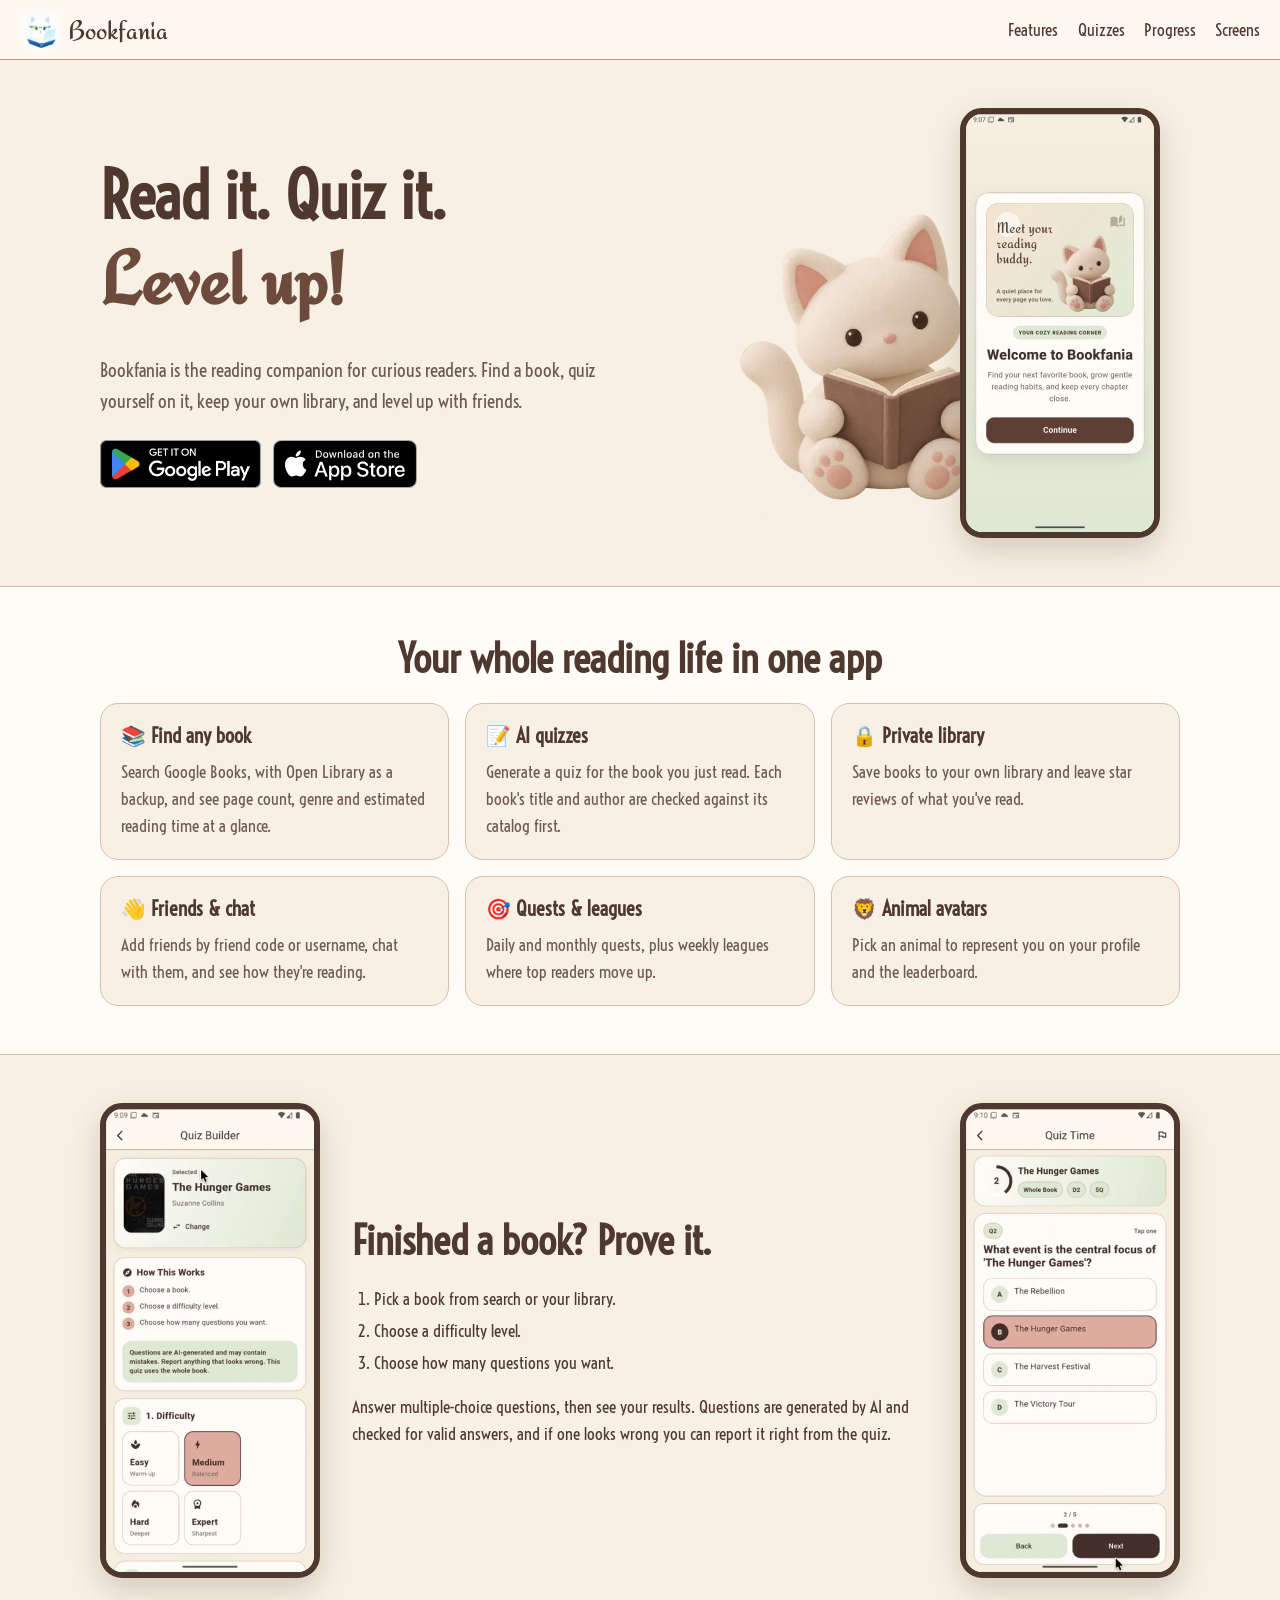
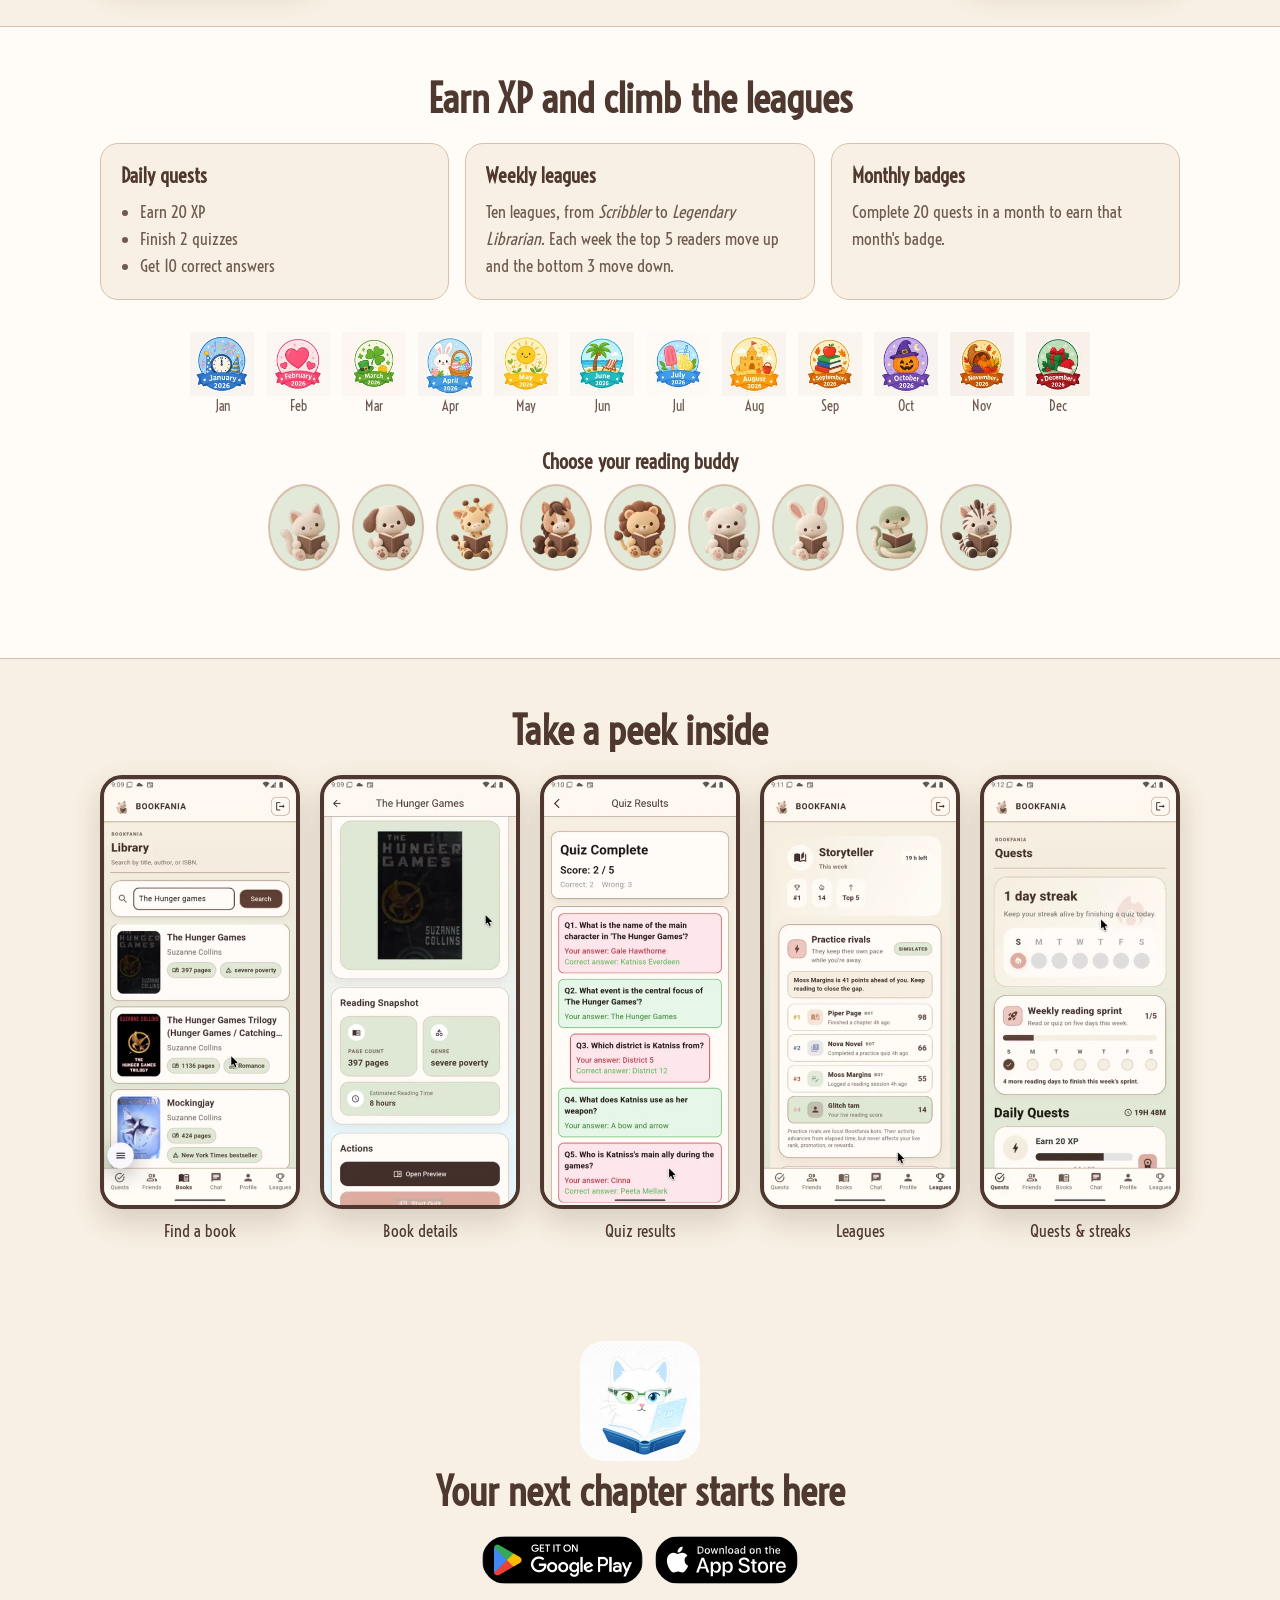
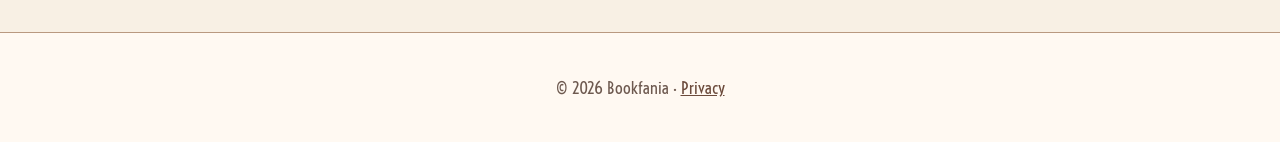
<file: site/index.html>
<!doctype html>
<html lang="en">
<head>
<meta charset="utf-8"><meta name="viewport" content="width=device-width, initial-scale=1"><link rel="icon" href="favicon.ico" sizes="any"><link rel="icon" type="image/png" href="assets/img/favicon-32.png"><link rel="apple-touch-icon" href="assets/img/apple-touch-icon.png"><meta name="theme-color" content="#F8F0E4"><link rel="stylesheet" href="assets/styles.css?v=4">
<title>Bookfania — reading companion, quizzes &amp; reading progress</title>
<meta name="description" content="Bookfania is a reading companion app: find books, take AI-generated quizzes, keep a private library, read with friends, and earn XP, quests, leagues and monthly badges.">
<meta property="og:type" content="website">
<meta property="og:title" content="Bookfania — your reading companion">
<meta property="og:description" content="Find books, take quizzes, track your reading, and climb weekly leagues with friends.">
<!-- og:image must be an absolute URL; update if the Pages URL changes. -->
<meta property="og:url" content="https://elysiahuang.github.io/Readigo/">
<meta property="og:image" content="https://elysiahuang.github.io/Readigo/assets/img/og-image.jpg">
<meta property="og:image:alt" content="Bookfania app thumbnail">
<meta name="twitter:card" content="summary_large_image">
<meta name="twitter:title" content="Bookfania — your reading companion">
<meta name="twitter:description" content="Find books, take quizzes, track your reading, and climb weekly leagues with friends.">
<meta name="twitter:image" content="https://elysiahuang.github.io/Readigo/assets/img/og-image.jpg">
</head>
<body>
<a class="skip" href="#main">Skip to content</a>
<header class="nav">
  <a class="brand" href="./"><img src="assets/img/logo.webp" alt="" width="40" height="40"><span>Bookfania</span></a>
  <nav aria-label="Main"><a href="#features">Features</a><a href="#quizzes">Quizzes</a><a href="#progress">Progress</a><a href="#screens">Screens</a></nav>
</header>
<main id="main">
<section class="hero wrap">
  <div class="hero-text">
    <h1>Read it. Quiz it.<br><span class="script nowrap">Level up!</span></h1>
    <p class="lead">Bookfania is the reading companion for curious readers. Find a book, quiz yourself on it, keep your own library, and level up with friends.</p>
    <div class="ctas">
      <a class="store" href="https://play.google.com/store/apps/details?id=com.elysiahuang.readigo&amp;hl=en_US" target="_blank" rel="noopener"><img src="assets/img/badge-google-play.png" alt="Get it on Google Play" width="161" height="48"></a>
      <a class="store" href="https://apps.apple.com/us/app/bookfania/id6755413506" target="_blank" rel="noopener"><img src="assets/img/badge-app-store.svg" alt="Download on the App Store" width="144" height="48"></a>
    </div>
  </div>
  <div class="hero-art">
    <img class="cat" src="assets/img/reading-cat.webp" alt="Bookfania's cat mascot reading a glowing book" width="520" height="650">
    <img class="phone hero-phone" src="assets/img/shot-welcome.webp" alt="Bookfania welcome screen: Meet your reading buddy" width="360" height="800">
  </div>
</section>

<section class="band">
 <div class="wrap">
  <h2 id="features">Your whole reading life in one app</h2>
  <ul class="cards">
    <li><h3>📚 Find any book</h3><p>Search Google Books, with Open Library as a backup, and see page count, genre and estimated reading time at a glance.</p></li>
    <li><h3>📝 AI quizzes</h3><p>Generate a quiz for the book you just read. Each book's title and author are checked against its catalog first.</p></li>
    <li><h3>🔒 Private library</h3><p>Save books to your own library and leave star reviews of what you've read.</p></li>
    <li><h3>👋 Friends &amp; chat</h3><p>Add friends by friend code or username, chat with them, and see how they're reading.</p></li>
    <li><h3>🎯 Quests &amp; leagues</h3><p>Daily and monthly quests, plus weekly leagues where top readers move up.</p></li>
    <li><h3>🦁 Animal avatars</h3><p>Pick an animal to represent you on your profile and the leaderboard.</p></li>
  </ul>
 </div>
</section>

<section id="quizzes" class="wrap split">
  <img class="phone" src="assets/img/shot-quiz-setup.webp" alt="Quiz Builder screen with The Hunger Games selected and Easy, Medium, Hard and Expert difficulty cards" width="360" height="800" loading="lazy">
  <div>
    <h2>Finished a book? Prove it.</h2>
    <ol class="steps">
      <li>Pick a book from search or your library.</li>
      <li>Choose a difficulty level.</li>
      <li>Choose how many questions you want.</li>
    </ol>
    <p>Answer multiple-choice questions, then see your results. Questions are generated by AI and checked for valid answers, and if one looks wrong you can report it right from the quiz.</p>
  </div>
  <img class="phone" src="assets/img/shot-quiz.webp" alt="A multiple-choice quiz question about The Hunger Games" width="360" height="800" loading="lazy">
</section>

<section class="band">
 <div class="wrap">
  <h2 id="progress">Earn XP and climb the leagues</h2>
  <div class="trio">
    <div><h3>Daily quests</h3><ul class="ticks"><li>Earn 20 XP</li><li>Finish 2 quizzes</li><li>Get 10 correct answers</li></ul></div>
    <div><h3>Weekly leagues</h3><p>Ten leagues, from <em>Scribbler</em> to <em>Legendary Librarian</em>. Each week the top 5 readers move up and the bottom 3 move down.</p></div>
    <div><h3>Monthly badges</h3><p>Complete 20 quests in a month to earn that month's badge.</p></div>
  </div>
  <ul class="badges" aria-label="Monthly badges"><li><img src="assets/img/badge-january.webp" alt="January monthly badge" width="80" height="80" loading="lazy"><span>Jan</span></li><li><img src="assets/img/badge-february.webp" alt="February monthly badge" width="80" height="80" loading="lazy"><span>Feb</span></li><li><img src="assets/img/badge-march.webp" alt="March monthly badge" width="80" height="80" loading="lazy"><span>Mar</span></li><li><img src="assets/img/badge-april.webp" alt="April monthly badge" width="80" height="80" loading="lazy"><span>Apr</span></li><li><img src="assets/img/badge-may.webp" alt="May monthly badge" width="80" height="80" loading="lazy"><span>May</span></li><li><img src="assets/img/badge-june.webp" alt="June monthly badge" width="80" height="80" loading="lazy"><span>Jun</span></li><li><img src="assets/img/badge-july.webp" alt="July monthly badge" width="80" height="80" loading="lazy"><span>Jul</span></li><li><img src="assets/img/badge-august.webp" alt="August monthly badge" width="80" height="80" loading="lazy"><span>Aug</span></li><li><img src="assets/img/badge-september.webp" alt="September monthly badge" width="80" height="80" loading="lazy"><span>Sep</span></li><li><img src="assets/img/badge-october.webp" alt="October monthly badge" width="80" height="80" loading="lazy"><span>Oct</span></li><li><img src="assets/img/badge-november.webp" alt="November monthly badge" width="80" height="80" loading="lazy"><span>Nov</span></li><li><img src="assets/img/badge-december.webp" alt="December monthly badge" width="80" height="80" loading="lazy"><span>Dec</span></li></ul>
  <h3 class="center">Choose your reading buddy</h3>
  <ul class="avatars" aria-label="Animal avatars"><li><img src="assets/img/avatar-cat.webp" alt="Reading Cat avatar" width="96" height="96" loading="lazy"></li><li><img src="assets/img/avatar-dog.webp" alt="dog avatar" width="96" height="96" loading="lazy"></li><li><img src="assets/img/avatar-giraffe.webp" alt="giraffe avatar" width="96" height="96" loading="lazy"></li><li><img src="assets/img/avatar-horse.webp" alt="horse avatar" width="96" height="96" loading="lazy"></li><li><img src="assets/img/avatar-lion.webp" alt="lion avatar" width="96" height="96" loading="lazy"></li><li><img src="assets/img/avatar-polar-bear.webp" alt="polar bear avatar" width="96" height="96" loading="lazy"></li><li><img src="assets/img/avatar-rabbit.webp" alt="rabbit avatar" width="96" height="96" loading="lazy"></li><li><img src="assets/img/avatar-snake.webp" alt="snake avatar" width="96" height="96" loading="lazy"></li><li><img src="assets/img/avatar-zebra.webp" alt="zebra avatar" width="96" height="96" loading="lazy"></li></ul>
 </div>
</section>

<section class="wrap">
  <h2 id="screens">Take a peek inside</h2>
  <ul class="gallery">
    <li><img class="phone" src="assets/img/shot-search.webp" alt="Library search results for The Hunger Games" width="360" height="800" loading="lazy"><span>Find a book</span></li>
    <li><img class="phone" src="assets/img/shot-book.webp" alt="Book details with cover, page count and genre" width="360" height="800" loading="lazy"><span>Book details</span></li>
    <li><img class="phone" src="assets/img/shot-results.webp" alt="Quiz Complete screen showing score and each answer" width="360" height="800" loading="lazy"><span>Quiz results</span></li>
    <li><img class="phone" src="assets/img/shot-leagues.webp" alt="Weekly league with practice rivals and rankings" width="360" height="800" loading="lazy"><span>Leagues</span></li>
    <li><img class="phone" src="assets/img/shot-quests.webp" alt="Quests with daily streak, weekly reading sprint and daily quests" width="360" height="800" loading="lazy"><span>Quests &amp; streaks</span></li>
  </ul>
</section>

<section class="cta-end wrap">
  <img src="assets/img/logo.webp" alt="Bookfania logo" width="120" height="120" loading="lazy">
  <h2>Your next chapter starts here</h2>
  <div class="ctas center">
    <a class="store" href="https://play.google.com/store/apps/details?id=com.elysiahuang.readigo&amp;hl=en_US" target="_blank" rel="noopener"><img src="assets/img/badge-google-play.png" alt="Get it on Google Play" width="161" height="48"></a>
      <a class="store" href="https://apps.apple.com/us/app/bookfania/id6755413506" target="_blank" rel="noopener"><img src="assets/img/badge-app-store.svg" alt="Download on the App Store" width="144" height="48"></a>
  </div>
</section>
</main>
<footer class="foot"><p>© <span id="yr">2026</span> Bookfania · <a href="privacy.html">Privacy</a></p></footer>
<script>
document.getElementById('yr').textContent=new Date().getFullYear();
// Land each header link just below the sticky header, whatever its height.
document.querySelectorAll('.nav nav a[href^="#"]').forEach(function(a){
  a.addEventListener('click',function(e){
    var t=document.getElementById(a.getAttribute('href').slice(1)); if(!t) return;
    e.preventDefault();
    var navH=document.querySelector('.nav').getBoundingClientRect().height;
    var y=t.getBoundingClientRect().top+window.pageYOffset-navH-(t.tagName==='SECTION'?0:24);
    window.scrollTo({top:y,behavior:'smooth'});
    history.replaceState(null,'','#'+t.id);
  });
});
</script>
</body>
</html>
</file>
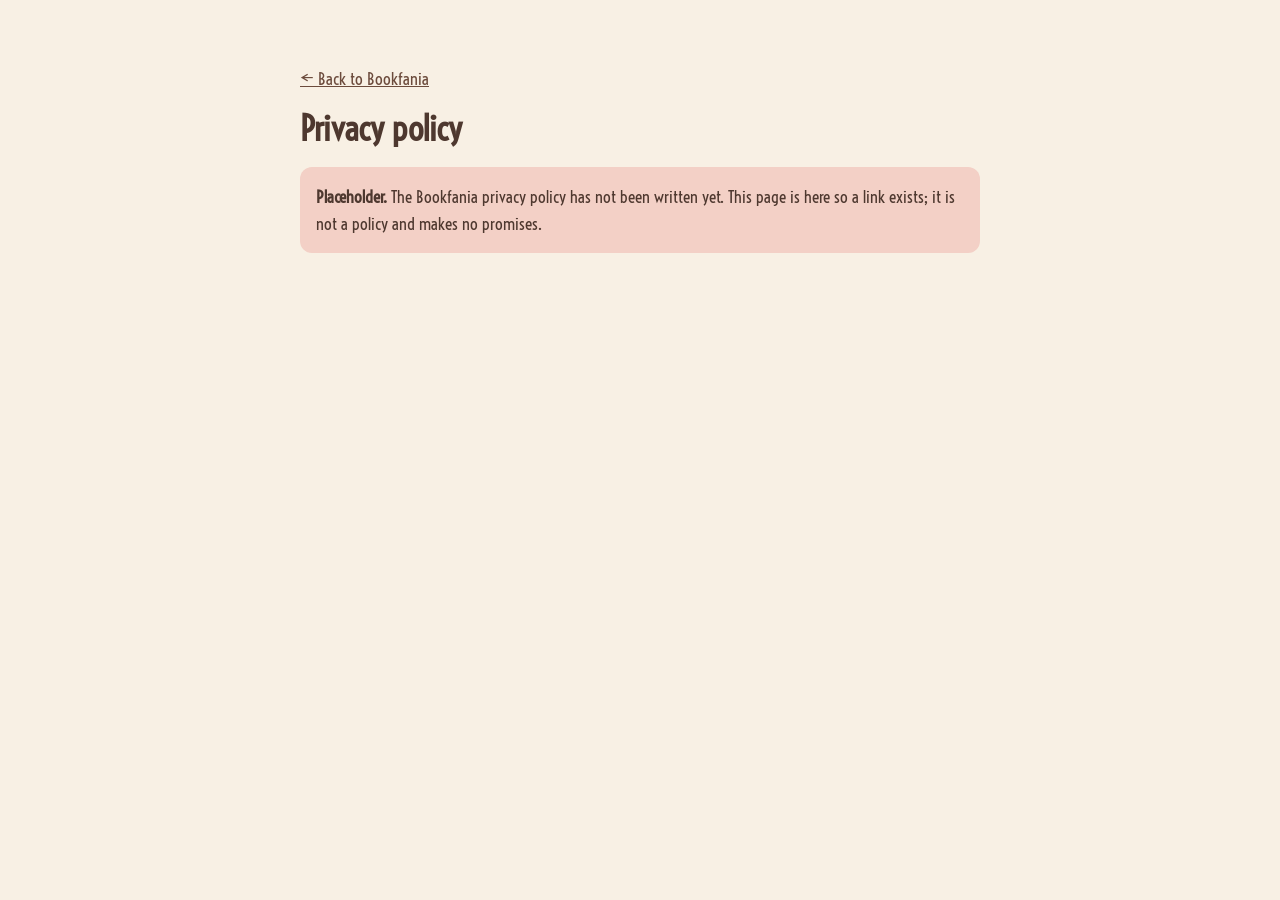
<file: site/privacy.html>
<!doctype html><html lang="en"><head><meta charset="utf-8"><meta name="viewport" content="width=device-width, initial-scale=1"><link rel="icon" href="favicon.ico" sizes="any"><link rel="icon" type="image/png" href="assets/img/favicon-32.png"><link rel="apple-touch-icon" href="assets/img/apple-touch-icon.png"><meta name="theme-color" content="#F8F0E4"><link rel="stylesheet" href="assets/styles.css?v=4"><meta name="robots" content="noindex"><title>Privacy policy (placeholder) · Bookfania</title></head>
<body class="simple"><main class="wrap prose"><p><a href="./">← Back to Bookfania</a></p>
<h1>Privacy policy</h1>
<!-- TODO(student): replace with a real privacy policy before publishing to an app store or verifying the Google Sign-In OAuth consent screen. -->
<p class="notice"><strong>Placeholder.</strong> The Bookfania privacy policy has not been written yet. This page is here so a link exists; it is not a policy and makes no promises.</p>
</main></body></html>
</file>
<file: site/assets/styles.css>
@font-face{font-family:Redressed;src:url(fonts/Redressed-Regular.ttf) format("truetype");font-display:swap}
@font-face{font-family:Voltaire;src:url(fonts/Voltaire-Regular.ttf) format("truetype");font-display:swap}
:root{--butter:#F8F0E4;--sky:#E5B8A8;--ink:#4E382F;--muted:#6E5A50;--alt:#E2E9D9;--border:#D8C0AB;--outline:#B99980;--surface:#FFFCF8;--cocoa:#6C4B3C;--blush:#F3D0C6;--sage:#B9C9AB}
*{box-sizing:border-box}html{scroll-behavior:smooth}
body{margin:0;font:17px/1.6 Voltaire,system-ui,sans-serif;color:var(--ink);background:var(--butter)}
img{max-width:100%;height:auto}a{color:var(--cocoa)}
h1,h2,h3{line-height:1.2;margin:0 0 .5em}h2{font-size:clamp(1.8rem,4vw,2.5rem);text-align:center}
.script{font-family:Redressed,cursive;color:var(--cocoa)}
.wrap{max-width:1120px;margin:0 auto;padding:3rem 1.25rem}.center{text-align:center;justify-content:center}
.skip{position:absolute;left:-999px}.skip:focus{left:1rem;top:1rem;background:#fff;padding:.5rem;z-index:9}
.nav{position:sticky;top:0;z-index:5;display:flex;justify-content:space-between;align-items:center;gap:1rem;padding:.6rem 1.25rem;background:#FFF9F2ee;border-bottom:1.2px solid var(--outline);backdrop-filter:blur(6px)}
.brand{display:flex;align-items:center;gap:.5rem;text-decoration:none;color:var(--ink);font:1.7rem Redressed,cursive}.brand img{border-radius:10px}
.nav nav{display:none;gap:1.2rem}.nav nav a{text-decoration:none;color:var(--ink)}.nav nav a:hover{color:var(--cocoa);text-decoration:underline}
.hero{display:grid;gap:2rem;align-items:center;text-align:center}
.hero h1{font-size:clamp(2.4rem,7vw,4rem)}.hero .script{font-size:1.15em}
.lead{font-size:1.2rem;color:var(--muted);max-width:34rem;margin:0 auto 1.5rem}
.ctas{display:flex;flex-wrap:wrap;gap:.75rem;justify-content:center}
.btn{display:inline-block;padding:.75rem 1.4rem;border-radius:999px;background:var(--cocoa);color:#fff;text-decoration:none;font-size:1.05rem;border:2px solid var(--cocoa)}
.btn-outline{background:transparent;color:var(--cocoa)}.btn-outline:hover{background:var(--blush)}
.btn-disabled{background:var(--border);border-color:var(--border);color:var(--ink);cursor:default}
.hero-art{position:relative;display:flex;justify-content:center;align-items:flex-end}
.cat{width:min(70%,320px)}.hero-phone{width:150px;margin-left:-60px}
.phone{border-radius:22px;border:6px solid var(--ink);box-shadow:0 12px 30px #4e382f33;background:#fff}
.band{background:var(--surface);border-block:1.2px solid var(--border)}
.cards{list-style:none;padding:0;margin:0;display:grid;gap:1rem}
.cards li,.trio>div{background:var(--butter);border:1.2px solid var(--border);border-radius:18px;padding:1.25rem}
.cards p,.trio p{margin:0;color:var(--muted)}
.split{display:grid;gap:2rem;align-items:center}.split h2{text-align:left}.split .phone{width:220px;margin:0 auto}
.steps{padding-left:1.4rem}.steps li{margin:.3rem 0}
.trio{display:grid;gap:1rem;margin-bottom:2rem}.ticks{margin:0;padding-left:1.2rem;color:var(--muted)}
.badges,.avatars{list-style:none;padding:0;margin:0 0 2rem;display:flex;flex-wrap:wrap;justify-content:center;gap:.75rem}
.badges li{display:flex;flex-direction:column;align-items:center;font-size:.85rem;color:var(--muted)}.badges img{width:64px}
.avatars img{width:72px;border-radius:50%;background:var(--alt);border:2px solid var(--border);padding:4px}
.gallery{list-style:none;padding:0;margin:0;display:grid;grid-template-columns:repeat(2,1fr);gap:1.25rem}
.gallery li{display:flex;flex-direction:column;align-items:center;gap:.5rem}.gallery .phone{border-width:4px}
.cta-end{text-align:center}.cta-end img{border-radius:24px}
.foot{text-align:center;padding:1.5rem;border-top:1.2px solid var(--outline);background:#FFF9F2;color:var(--muted)}
.notfound img{width:220px}.prose{max-width:720px}.notice{background:var(--blush);padding:1rem;border-radius:12px}
@media(min-width:760px){.nav nav{display:flex}.hero{grid-template-columns:1.1fr 1fr;text-align:left}.hero .lead{margin-left:0}.hero .ctas{justify-content:flex-start}
.cards{grid-template-columns:repeat(3,1fr)}.trio{grid-template-columns:repeat(3,1fr)}.split{grid-template-columns:auto 1fr auto}.gallery{grid-template-columns:repeat(5,1fr)}.hero-phone{width:200px}}
.store{display:inline-block;line-height:0}.store img{height:48px;width:auto}.ctas{align-items:center}

html{scroll-behavior:smooth}
h2[id]{scroll-margin-top:84px}
section[id]{scroll-margin-top:60px}
@media (prefers-reduced-motion:reduce){html{scroll-behavior:auto}}
.nowrap{white-space:nowrap}
</file>
